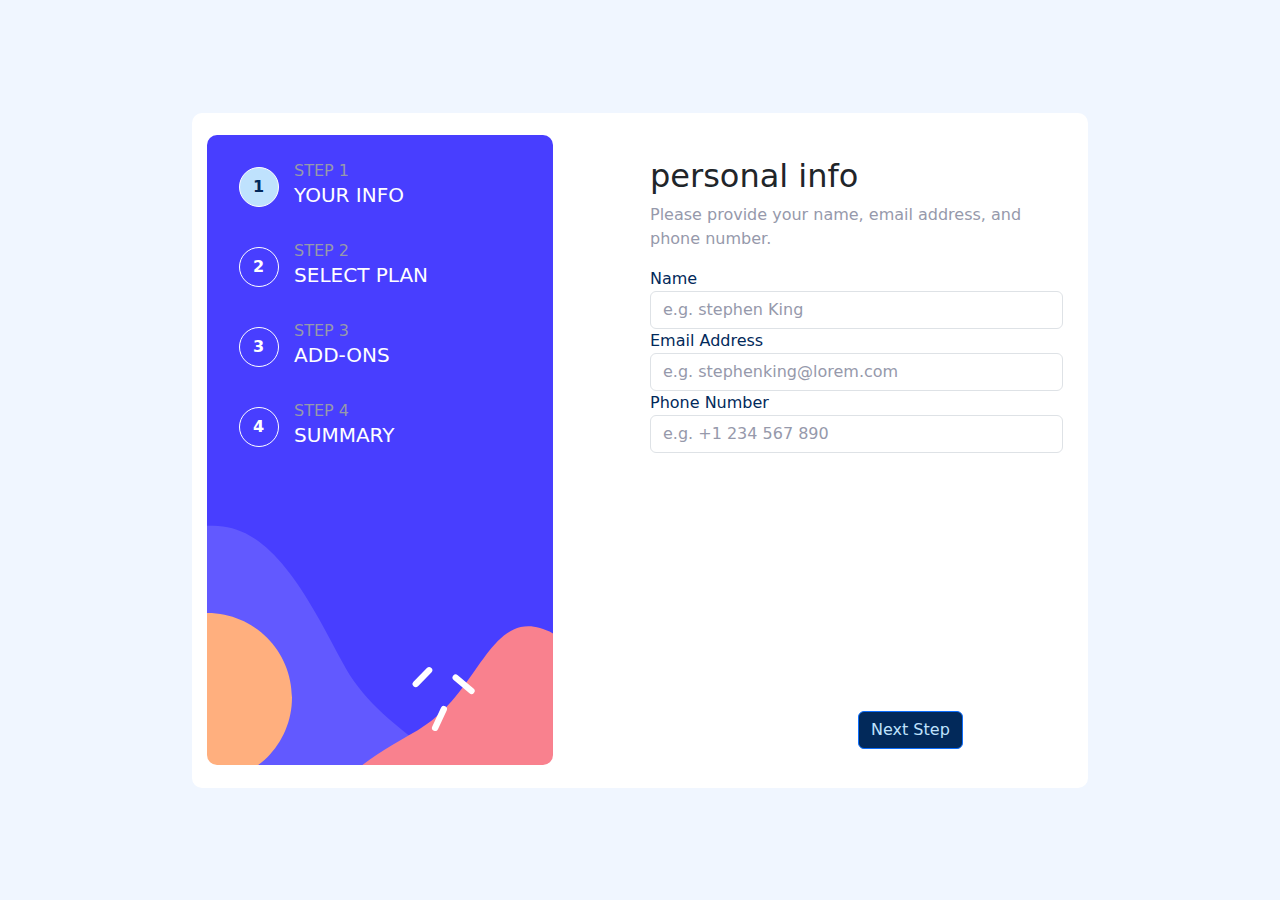
<file: index.html>
<!DOCTYPE html>
<html lang="en">

<head>
  <meta charset="UTF-8">
  <meta name="viewport" content="width=device-width, initial-scale=1.0">
  <!-- displays site properly based on user's device -->

  <link rel="icon" type="image/png" sizes="32x32" href="./assets/images/favicon-32x32.png">
  <link rel="stylesheet" href="./css/style.css">

  <link rel="stylesheet" href="https://cdn.jsdelivr.net/npm/bootstrap@5.3.2/dist/css/bootstrap.min.css">

  <title>Frontend Mentor | Multi-step form</title>

  <!-- Feel free to remove these styles or customise in your own stylesheet 👍 -->
  <style>
    .attribution {
      font-size: 11px;
      text-align: center;
    }

    .attribution a {
      color: hsl(228, 45%, 44%);
    }
  </style>
</head>

<body>
  <div class="main-container">
    <main class="">
      <div class="nav-btn d-md-flex justify-content-evenly align-items-center w-md-100">
        <div class="one">
          <b>1</b>
        </div>
        <div class="nav-content d-none d-md-block w-75">
          <span>STEP 1</span>
          <h5>YOUR INFO</h5>
        </div>
      </div>
      <div class="nav-btn d-md-flex justify-content-evenly align-items-center w-md-100">
        <div class="two ms-md-0 ms-3">
          <b>2</b>
        </div>
        <div class="nav-content d-none d-md-block w-75">
          <span>STEP 2</span>
          <h5>SELECT PLAN</h5>
        </div>
      </div>
      <div class="nav-btn d-md-flex justify-content-evenly align-items-center w-md-100">
        <div class="three mx-md-0 mx-4">
          <b>3</b>
        </div>
        <div class="nav-content d-none d-md-block w-75">
          <span>STEP 3</span>
          <h5>ADD-ONS</h5>
        </div>
      </div>
      <div class="nav-btn d-md-flex justify-content-evenly align-items-center w-md-100">
        <div class="four">
          <b>4</b>
        </div>
        <div class="nav-content d-none d-md-block w-75">
          <span>STEP 4</span>
          <h5>SUMMARY</h5>
        </div>
      </div>
    </main>

    <section class="col-10 offset-1 offset-md-0">
      <div class="top">
        <h2>personal info</h2>
        <p>Please provide your name, email address, and phone number.</p>
      </div>
      <!-- form 1 -->
      <form action="">
        <div class="col">
          <label for="">Name</label>
          <input class="form-control" p-2 type="text" placeholder="e.g. stephen King">
        </div>
        <div class="col">
          <label for="">Email Address</label>
          <input class="form-control" p-2 type="email" placeholder="e.g. stephenking@lorem.com">
        </div>
        <div class="col">
          <label for="">Phone Number</label>
          <input class="form-control" p-2 type="tel" placeholder="e.g. +1 234 567 890">
        </div>
      </form>
    </section>
    <div class="next-btn">
      <a class="btn btn-primary me-2 mb-3" href="./step2.html">Next Step</a>
    </div>
  </div>
</body>

</html>
<!-- 
 Step 1
 Your info

 Step 2
 Select plan

 Step 3
 Add-ons

 Step 4
 Summary

 Personal info
 Please provide your name, email address, and phone number.

 Name
 e.g. Stephen King

 Email Address
 e.g. stephenking@lorem.com

 Phone Number
 e.g. +1 234 567 890

 Next Step

 Select your plan
 You have the option of monthly or yearly billing.

 Arcade
 $9/mo

 Advanced
 $12/mo

 Pro
 $15/mo

 Monthly
 Yearly

 Go Back
 Next Step


 Pick add-ons
 Add-ons help enhance your gaming experience.

 Online service
 Access to multiplayer games
 +$1/mo

 Larger storage
 Extra 1TB of cloud save
 +$2/mo

 Customizable Profile
 Custom theme on your profile
 +$2/mo

 Go Back
 Next Step


 Finishing up
 Double-check everything looks OK before confirming.

 Dynamically add subscription and add-on selections here

 Total (per month/year)

 Go Back
 Confirm

 Thank you!

 Thanks for confirming your subscription! We hope you have fun 
 using our platform. If you ever need support, please feel free 
 to email us at support@loremgaming.com.
 
 <div class="attribution">
   Challenge by <a href="https://www.frontendmentor.io?ref=challenge" target="_blank">Frontend Mentor</a>. 
   Coded by <a href="#">Your Name Here</a>.
  -->
</file>
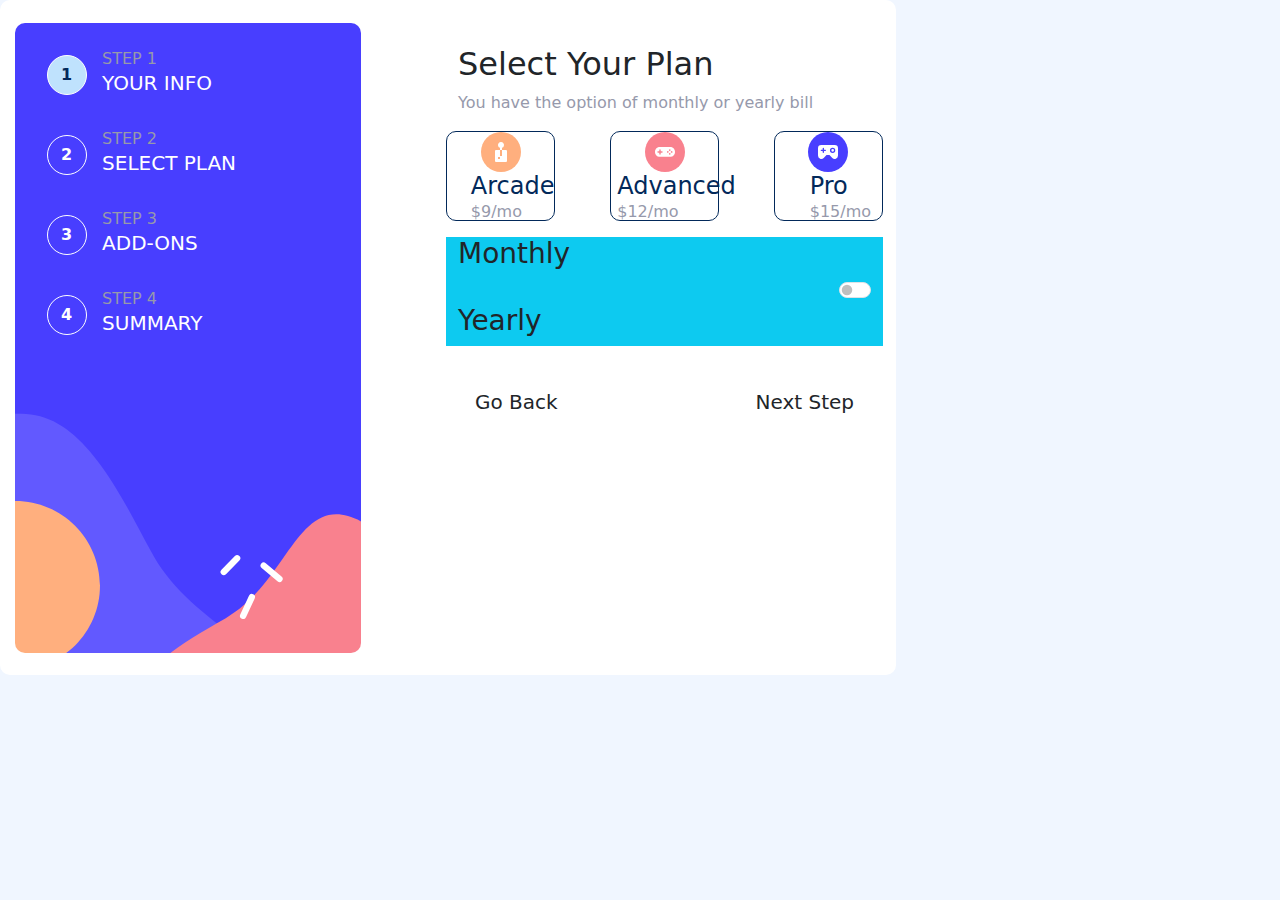
<file: step2.html>
<!DOCTYPE html>
<html lang="en">
<head>
    <meta charset="UTF-8">
    <meta name="viewport" content="width=device-width, initial-scale=1.0">
    <title>step2</title>
    <link rel="stylesheet" href="./css/step2.css">
    <link rel="stylesheet" href="https://cdn.jsdelivr.net/npm/bootstrap@5.3.2/dist/css/bootstrap.min.css">
    <style>
        .attribution { font-size: 11px; text-align: center; }
        .attribution a { color: hsl(228, 45%, 44%); }
      </style>
    </head>
    <body>
     <div class="main-container">
      <main class="">
        <div class="nav-btn d-md-flex justify-content-evenly align-items-center w-md-100">
          <div class="one">
            <b>1</b>
          </div>
          <div class="nav-content d-none d-md-block w-75">
            <span>STEP 1</span>
            <h5>YOUR INFO</h5>
          </div>
        </div>
        <div class="nav-btn d-md-flex justify-content-evenly align-items-center w-md-100">
           <div class="two ms-md-0 ms-3">
            <b>2</b>
          </div>
            <div class="nav-content d-none d-md-block w-75">
            <span>STEP 2</span>
            <h5>SELECT PLAN</h5>
          </div>
        </div>
        <div class="nav-btn d-md-flex justify-content-evenly align-items-center w-md-100">
        <div class="three mx-md-0 mx-4">
          <b>3</b>
        </div>
          <div class="nav-content d-none d-md-block w-75">
            <span>STEP 3</span>
            <h5>ADD-ONS</h5>
          </div>
        </div>
        <div class="nav-btn d-md-flex justify-content-evenly align-items-center w-md-100">
          <div class="four">
            <b>4</b>
          </div>
            <div class="nav-content d-none d-md-block w-75">
            <span>STEP 4</span>
            <h5>SUMMARY</h5>
          </div>
        </div>
      </main>
    
    <section class="col-10 offset-1 offset-md-0">
      <div class="top">
        <h2>Select Your Plan</h2>
        <p>You have the option of monthly or yearly bill</p>
      </div>
      <!-- form 1 -->
      <div class="row gap-3 gap-md-3 justify-content-md-between">
        <div class="box col-12 col-md-3">
          <div class="box-icon ">
            <img src="./assets/images/icon-arcade.svg" alt="">
          </div>
          <div class="box-content ms-4">
            <h4>Arcade</h4>
            <p>$9/mo</p>
          </div>
        </div>

        <div class="box col-12 col-md-3">
          <div class="box-icon">
            <img src="./assets/images/icon-advanced.svg" alt="">
          </div>
          <div class="box-content ms-4">
            <h4>Advanced</h4>
            <p>$12/mo</p>
          </div>
        </div>
        <div class="box col-12 col-md-3">
          <div class="box-icon">
            <img src="./assets/images/icon-pro.svg" alt="">
          </div>
          <div class="box-content ms-4">
            <h4>Pro</h4>
            <p>$15/mo</p>
          </div>
        </div>
        <div class="lbox bg-info col-12">
            <h3>Monthly</h3>
            <div class="form-check form-switch form-check-reverse">
                <input class="form-check-input">
            </div>
            <h3>Yearly</h3>
      </div>
      <div class="btn-container py-3 d-none d-md-flex justify-content-between">
        <a class="btn btn-lg mb-3" href="./index.html">Go Back</a>
        <a class="btn btn-lg mb-3" href="./step3.html">Next Step</a>
      </div>
    </div>
    </section>
    <div class="next-btn container py-3 d-flex d-md-none justify-content-between">
        <a class="btns btn-lg mb-3" href="./index.html">Go Back</a>
        <a class="btn btn-lg mb-3" href="./step3.html">Next Step</a>
      </div>
     </div>
</body>
</html>
</file>
<file: css/style.css>
@import url('https://fonts.googleapis.com/css2?family=Ubuntu:wght@400;500;700&display=swap');
    :root{
        --Marineblue: hsl(213, 96%, 18%);
        --Purplishblue: hsl(243, 100%, 62%);
        --Pastelblue: hsl(228, 100%, 84%);
        --Lightblue: hsl(206, 94%, 87%);
        --Strawberryred: hsl(354, 84%, 57%);
        --Coolgray: hsl(231, 11%, 63%);
        --Lightgray: hsl(229, 24%, 87%);
        --Magnolia: hsl(217, 100%, 97%);
        --Alabaster: hsl(231, 100%, 99%);
        --White: hsl(0, 0%, 100%);
        --para: 16px;
        --Family: "ubuntu","Sans-Serif";
        --fw-semi: 400;
        --fw-bold: 500;
        --fw-xbold: 700;

        body{
            background-color: var(--Magnolia);
        }
    }
    main{
        background-image: url("../assets/images/bg-sidebar-mobile.svg");
        display: flex;
        height: 30vh;
        background-size: cover;
        justify-content: center;
        position: relative;
    }
   /* main div{
        width: 50px;
        height: 50px;
        padding: 10px;
        border-radius: 50%;
        margin-top: 2rem;
        color: var(--White);
        border: 1px solid var(--White);
        
    }
*/
    
    .one,
    .two,
    .three,
    .four{
        display: flex;
        justify-content: center;
        align-items: center;
        color: var(--White);
        width: 50px;
        height: 50px;
        padding: 10px;
        border-radius: 50%;
        margin-top: 2rem;
        border: 1px solid var(--White);
    }
    .one{color: var(--Marineblue); 
        background-color: var(--Lightblue);}

        .nav-btn :nth-child(1):hover{
            background-color: var(--Lightblue);
            color: var(--Marineblue);
        }
    
     section{
        position: absolute;
        top: 20%;
        width: 200px;
        background-color: var(--Alabaster);
        padding: 10px;
        border-radius: 10px;
     }
    
     .form-control:focus{
        box-shadow: none;
        border: 1px solid var(--Marineblue);
        outline: none;
    }
    .top b, label{
        color: var(--Marineblue);
    }
    p{
        color: var(--Coolgray);
    }
    ::placeholder{
        color: var(--Coolgray) !important;
    }
    .next-btn{
        width: 100%;
        position: absolute;
        bottom: 0;
        background-color: var(--White);
    }
    .next-btn .btn{
        right: -60%;
        position: relative;
        background-color: var(--Marineblue);
        color: var(--Lightblue);
    }
    @media(min-width: 600px){
        body{
            width: 100%;
            display: flex;
            justify-content: space-around;
            height: 100vh;
            align-items: center;
        }
        .main-container {
            width: 70%;
            display: flex;
            justify-content: space-between;
            align-items: center;
            height: 75vh;
            background-color: var(--White);
            padding: 15px;
            border-radius: 10px;
          }
        main{
            width: 40% !important;
            height: 70vh;
            flex-direction: column;
            background-image: url(../assets/images/bg-sidebar-desktop.svg);
            background-size: cover;
            background-position: 100%;
            justify-content: flex-start;
            border-radius: 10px;
           
            
        }
        section{
            width: 50% !important;
            height: 70vh;
            margin-top: 1.5rem;
        }
    
    
        main, section{
            position: static;
            background-color: var(--White);
        }
    
        .nav-btn{
            width: 100%;
            margin-top: 1.5rem;
            margin-left: 1rem;
        }
    .one,
    .two,
    .three,
    .four{
        margin-top: 0;
       width: 40px;
       height: 40px;
        }
        .nav-content span{
            color: var(--Coolgray);
        }
        .nav-content h5{
            color: var(--White);
        }
        .next-btn{
            display: flex;
            bottom: 15%;
            width: 150px;
            left: 60%;
            justify-content: flex-start;
            align-content: center;
        }

    }
</file>
<file: css/step2.css>
@import url('https://fonts.googleapis.com/css2?family=Ubuntu:wght@400;500;700&display=swap');
:root{
    --Marineblue: hsl(213, 96%, 18%);
    --Purplishblue: hsl(243, 100%, 62%);
    --Pastelblue: hsl(228, 100%, 84%);
    --Lightblue: hsl(206, 94%, 87%);
    --Strawberryred: hsl(354, 84%, 57%);
    --Coolgray: hsl(231, 11%, 63%);
    --Lightgray: hsl(229, 24%, 87%);
    --Magnolia: hsl(217, 100%, 97%);
    --Alabaster: hsl(231, 100%, 99%);
    --White: hsl(0, 0%, 100%);
    --para: 16px;
    --Family: "ubuntu","Sans-Serif";
    --fw-semi: 400;
    --fw-bold: 500;
    --fw-xbold: 700;

    body{
        background-color: var(--Magnolia);
    }
}
main{
    background-image: url("../assets/images/bg-sidebar-mobile.svg");
    display: flex;
    height: 30vh;
    background-size: cover;
    justify-content: center;
    position: relative;
}
/* main div{
    width: 50px;
    height: 50px;
    padding: 10px;
    border-radius: 50%;
    margin-top: 2rem;
    color: var(--White);
    border: 1px solid var(--White);
    
}
*/
a, button, li, a:active, a:focus{
    border: none;
    list-style: none;
    text-decoration: none;
    box-shadow: none;
  }
  body {
    background-color: var(--Magnolia);
    font-family: var(--family);

.one,
.two,
.three,
.four{
    display: flex;
    justify-content: center;
    align-items: center;
    color: var(--White);
    width: 50px;
    height: 50px;
    padding: 10px;
    border-radius: 50%;
    margin-top: 2rem;
    border: 1px solid var(--White);
}
.one{color: var(--Marineblue); 
    background-color: var(--Lightblue);}

    .nav-btn :nth-child(1):hover{
        background-color: var(--Lightblue);
        color: var(--Marineblue);
    }

 section{
    position: absolute;
    top: 20%;
    width: 200px;
    background-color: var(--Alabaster);
    padding: 10px;
    border-radius: 10px;
 }

 .form-control:focus{
    box-shadow: none;
    border: 1px solid var(--Marineblue);
    outline: none;
}
.top b, label{
    color: var(--Marineblue);
}
p{
    color: var(--Coolgray);
}
.box{
    height: 10vh;
    display: flex;
    align-items: center;
    border: 1px solid var(--Marineblue);
    border-radius: 10px;
    flex-direction: column;
}
.box-content{
    line-height: 6px;
  }
  .box-content h4{
    color: var(--Marineblue);
  }
  .box h3{
    color: var(--White);
  }

  .box-content p{
    color: var(--Coolgray);
  }
  
  .top h4{
    color: var(--Marineblue);
  }
    p{
    color: var(--Coolgray);
  }
.next-btn{
    width: 100%;
    position: absolute;
    bottom: 0;
    background-color: var(--White);
}
.next-btn .btn{
    position: relative;
    background-color: var(--Marineblue);
    color: var(--Lightblue);
}
.next-btn .btns{
    background-color: var(--White);
    text-decoration: none;
    font-size: 1.5rem;
}
.btn-container :hover{
    background-color: var(--Marineblue);
    color: var(--Lightblue);
    opacity: 9;
}
.box{
    height: 10vh;
}
@media(min-width: 600px){
    body{
        width: 100%;
        display: flex;
        justify-content: space-around;
        height: 100vh;
        align-items: center;
    }
    .main-container {
        width: 70%;
        display: flex;
        justify-content: space-between;
        align-items: center;
        height: 75vh;
        background-color: var(--White);
        padding: 15px;
        border-radius: 10px;
      }
    main{
        width: 40% !important;
        height: 70vh;
        flex-direction: column;
        background-image: url(../assets/images/bg-sidebar-desktop.svg);
        background-size: cover;
        background-position: 100%;
        justify-content: flex-start;
        border-radius: 10px;
       
        
    }
    section{
        width: 50% !important;
        height: 70vh;
        margin-top: 1.5rem;
    }


    main, section{
        position: static;
        background-color: var(--White);
    }

    .nav-btn{
        width: 100%;
        margin-top: 1.5rem;
        margin-left: 1rem;
    }
.one,
.two,
.three,
.four{
    margin-top: 0;
   width: 40px;
   height: 40px;
    }
    .nav-content span{
        color: var(--Coolgray);
    }
    .nav-content h5{
        color: var(--White);
    }
    .next-btn{
        display: flex;
        bottom: 15%;
        width: 150px;
        left: 60%;
        justify-content: flex-start;
        align-content: center;
    }

}
</file>
